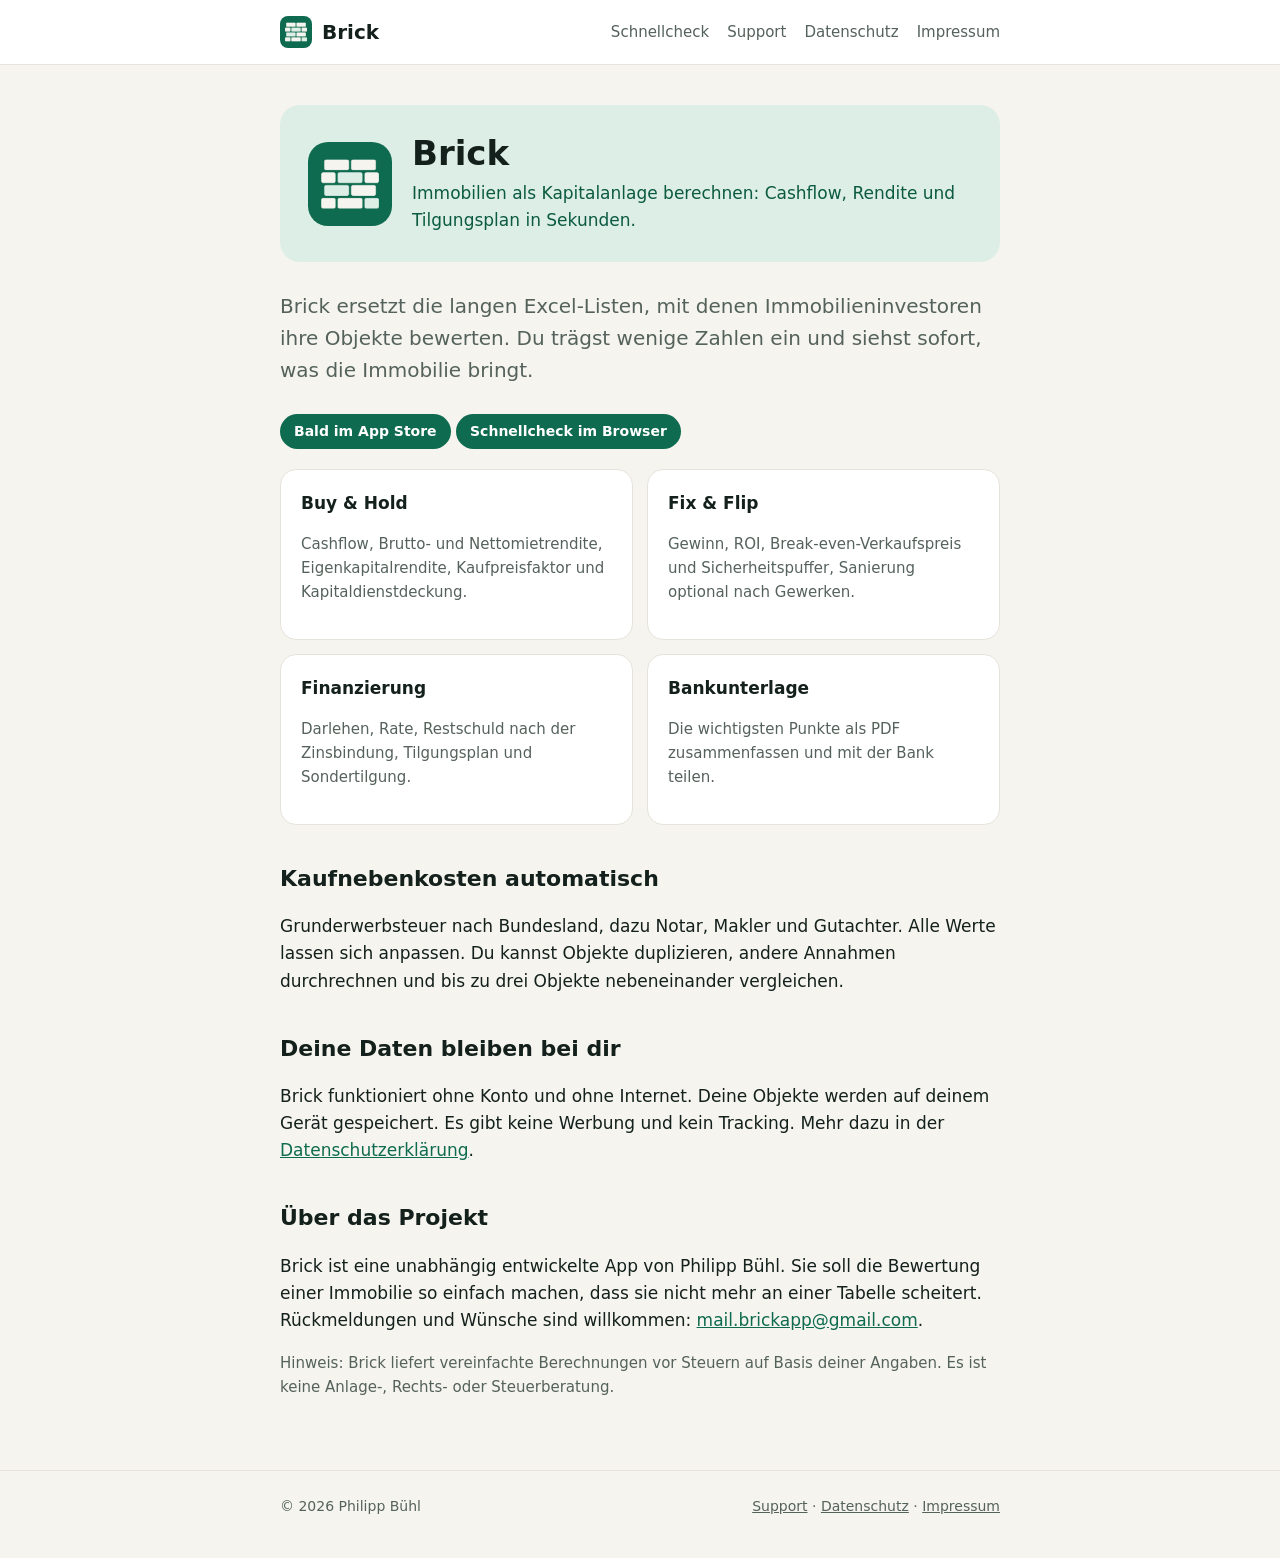
<file: index.html>
<!doctype html>
<html lang="de">
<head>
<meta charset="utf-8">
<meta name="viewport" content="width=device-width,initial-scale=1">
<title>Brick: Immobilien als Kapitalanlage berechnen</title>
<meta name="description" content="Brick berechnet Cashflow, Rendite und Tilgungsplan für Immobilien als Kapitalanlage. Ohne Konto, ohne Tracking.">
<link rel="icon" href="icon.png">
<link rel="apple-touch-icon" href="icon.png">
<link rel="stylesheet" href="style.css">
</head>
<body>
<header><div class="wrap">
<a class="brand" href="./"><img src="icon.png" alt=""><span class="appname">Brick</span></a>
<nav><a href="schnellcheck/">Schnellcheck</a><a href="support/">Support</a><a href="datenschutz/">Datenschutz</a><a href="impressum/">Impressum</a></nav>
</div></header>
<main><div class="wrap">

<div class="hero">
<img src="icon.png" alt="App-Symbol von Brick">
<div><h1><span class="appname">Brick</span></h1><p>Immobilien als Kapitalanlage berechnen: Cashflow, Rendite und Tilgungsplan in Sekunden.</p></div>
</div>
<p class="lead"><span class="appname">Brick</span> ersetzt die langen Excel-Listen, mit denen Immobilieninvestoren ihre Objekte bewerten. Du trägst wenige Zahlen ein und siehst sofort, was die Immobilie bringt.</p>
<p><span class="badge">Bald im App Store</span> <a class="badge" href="schnellcheck/">Schnellcheck im Browser</a></p>

<div class="grid">
<div class="card"><h3>Buy &amp; Hold</h3><p class="muted">Cashflow, Brutto- und Nettomietrendite, Eigenkapitalrendite, Kaufpreisfaktor und Kapitaldienstdeckung.</p></div>
<div class="card"><h3>Fix &amp; Flip</h3><p class="muted">Gewinn, ROI, Break-even-Verkaufspreis und Sicherheitspuffer, Sanierung optional nach Gewerken.</p></div>
<div class="card"><h3>Finanzierung</h3><p class="muted">Darlehen, Rate, Restschuld nach der Zinsbindung, Tilgungsplan und Sondertilgung.</p></div>
<div class="card"><h3>Bankunterlage</h3><p class="muted">Die wichtigsten Punkte als PDF zusammenfassen und mit der Bank teilen.</p></div>
</div>

<h2>Kaufnebenkosten automatisch</h2>
<p>Grunderwerbsteuer nach Bundesland, dazu Notar, Makler und Gutachter. Alle Werte lassen sich anpassen. Du kannst Objekte duplizieren, andere Annahmen durchrechnen und bis zu drei Objekte nebeneinander vergleichen.</p>

<h2>Deine Daten bleiben bei dir</h2>
<p><span class="appname">Brick</span> funktioniert ohne Konto und ohne Internet. Deine Objekte werden auf deinem Gerät gespeichert. Es gibt keine Werbung und kein Tracking. Mehr dazu in der <a href="datenschutz/">Datenschutzerklärung</a>.</p>

<h2>Über das Projekt</h2>
<p><span class="appname">Brick</span> ist eine unabhängig entwickelte App von Philipp Bühl. Sie soll die Bewertung einer Immobilie so einfach machen, dass sie nicht mehr an einer Tabelle scheitert. Rückmeldungen und Wünsche sind willkommen: <a href="mailto:mail.brickapp@gmail.com">mail.brickapp@gmail.com</a>.</p>

<p class="muted">Hinweis: <span class="appname">Brick</span> liefert vereinfachte Berechnungen vor Steuern auf Basis deiner Angaben. Es ist keine Anlage-, Rechts- oder Steuerberatung.</p>

</div></main>
<footer><div class="wrap">
<span>© 2026 Philipp Bühl</span>
<span><a href="support/">Support</a> · <a href="datenschutz/">Datenschutz</a> · <a href="impressum/">Impressum</a></span>
</div></footer>
</body>
</html>
</file>
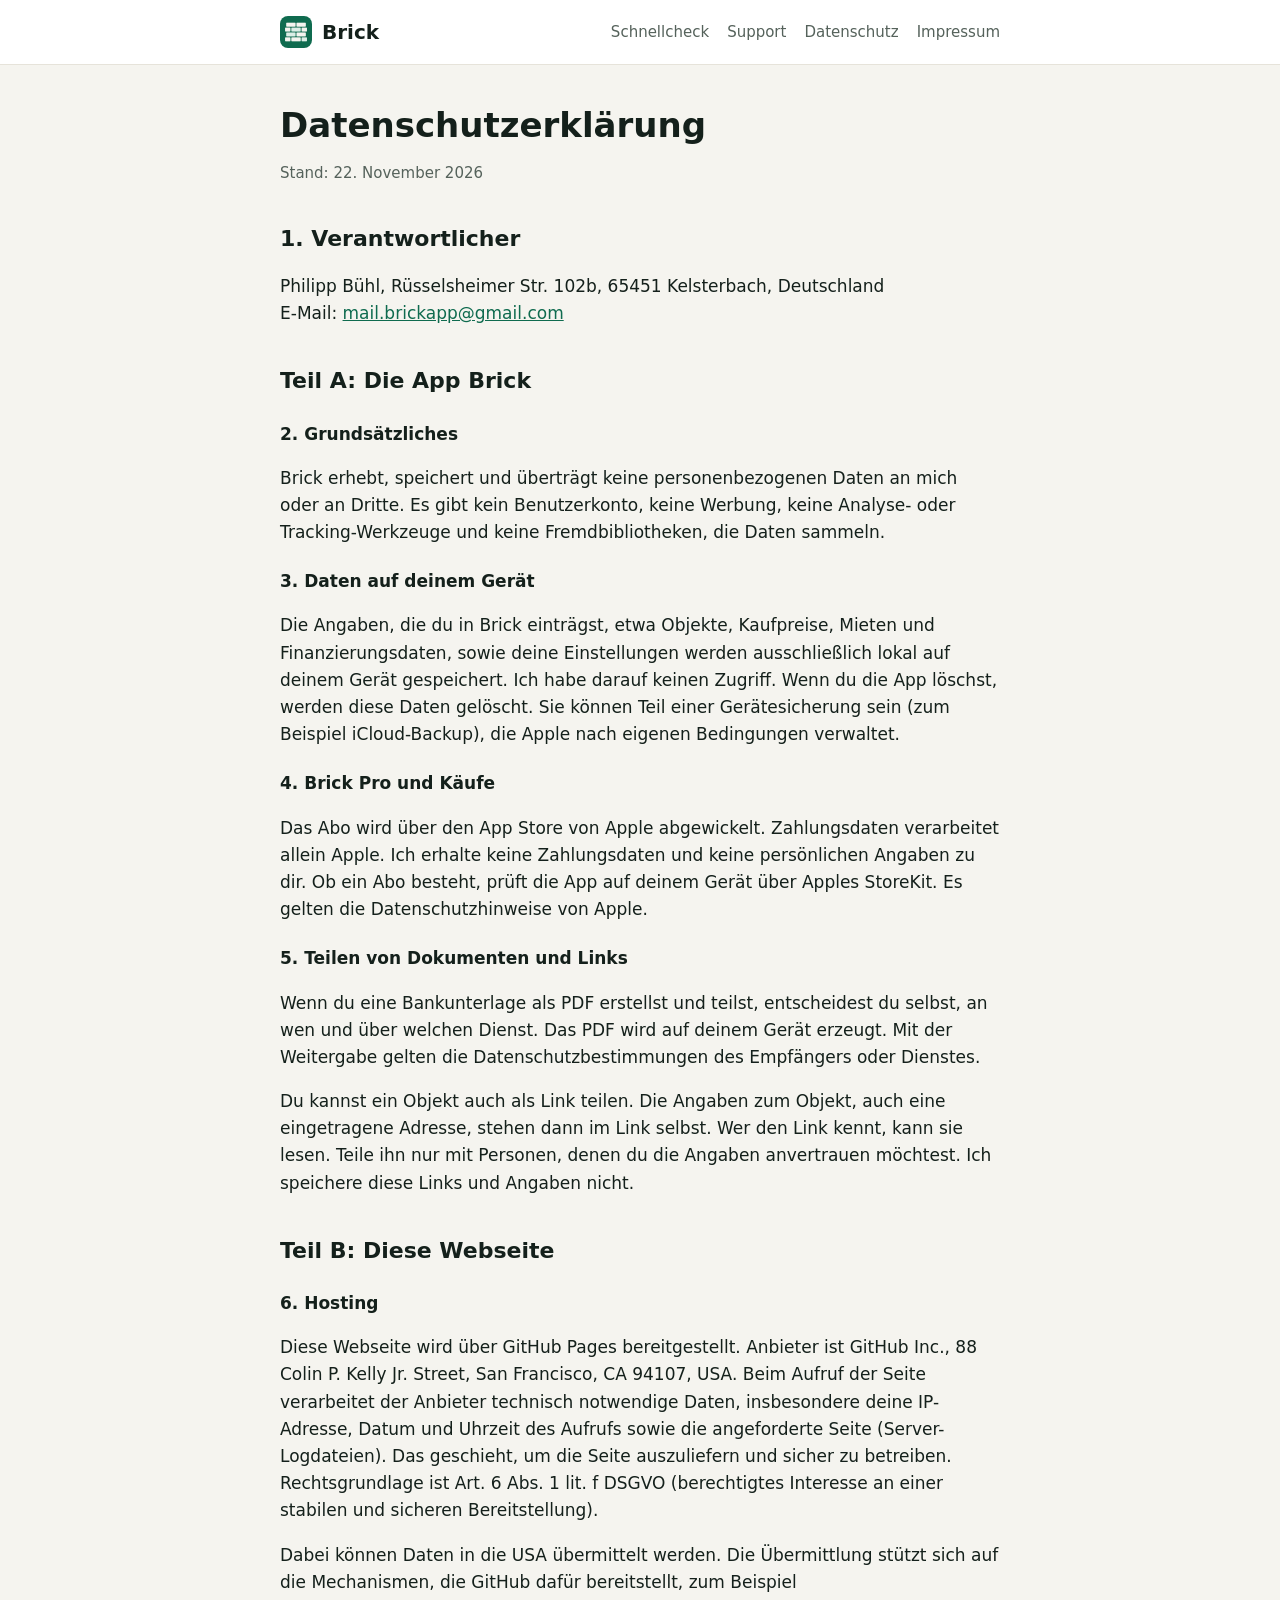
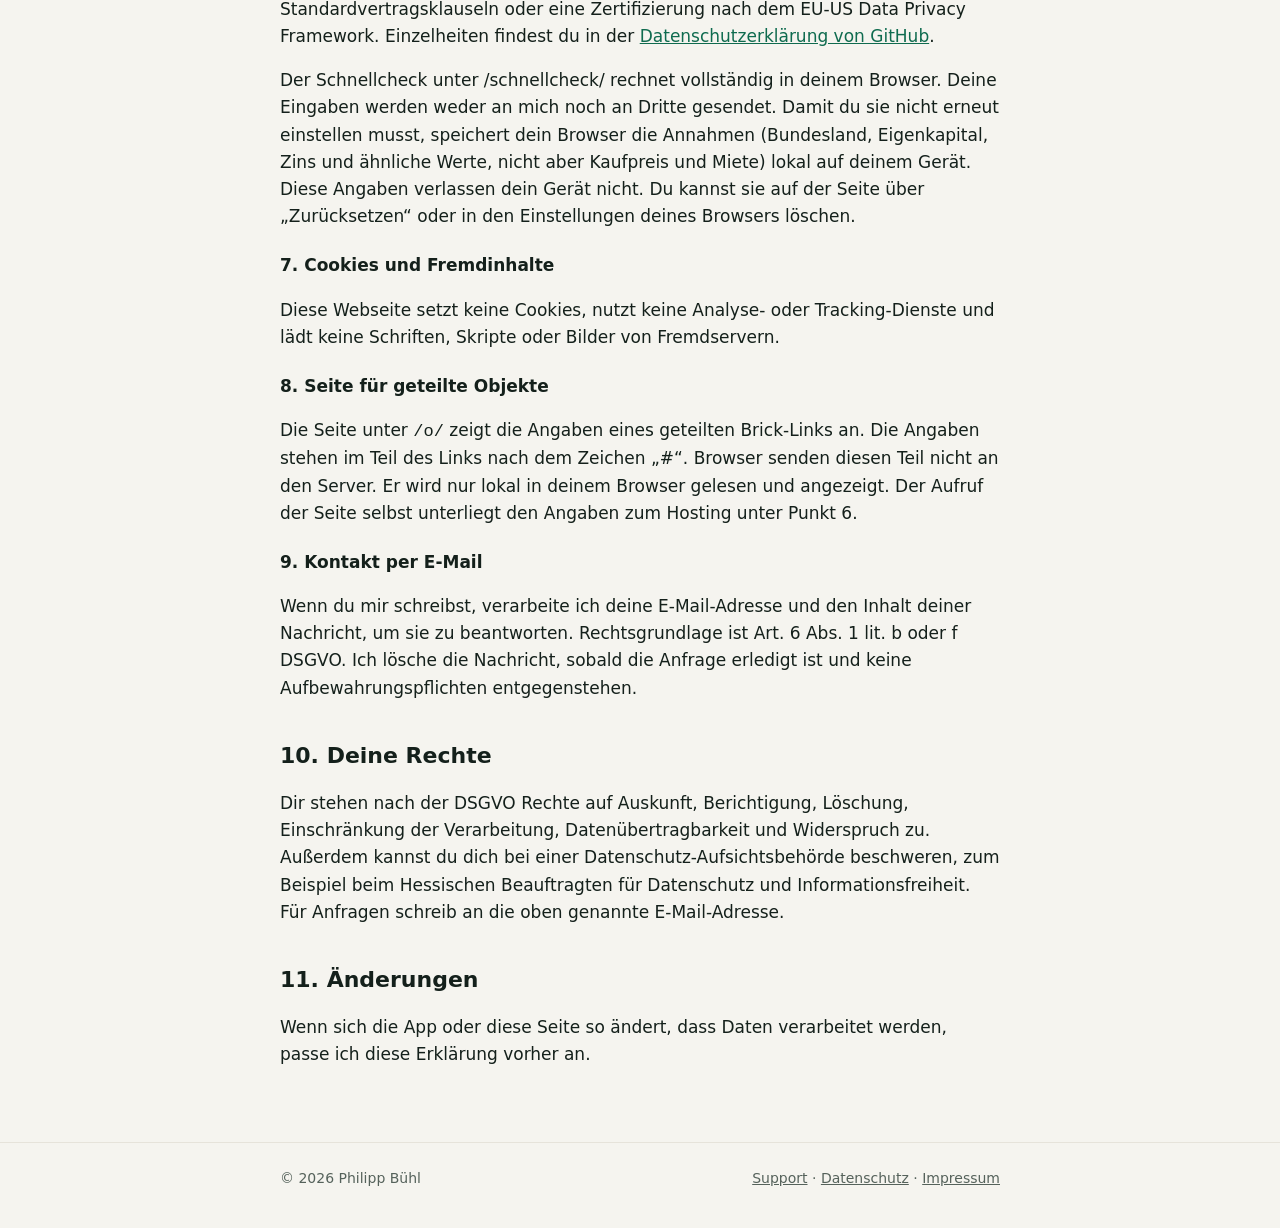
<file: datenschutz/index.html>
<!doctype html>
<html lang="de">
<head>
<meta charset="utf-8">
<meta name="viewport" content="width=device-width,initial-scale=1">
<title>Datenschutzerklärung – Brick</title>
<meta name="description" content="Datenschutzerklärung zur App Brick und zu dieser Webseite.">
<link rel="icon" href="../icon.png">
<link rel="apple-touch-icon" href="../icon.png">
<link rel="stylesheet" href="../style.css">
</head>
<body>
<header><div class="wrap">
<a class="brand" href="../"><img src="../icon.png" alt=""><span class="appname">Brick</span></a>
<nav><a href="../schnellcheck/">Schnellcheck</a><a href="../support/">Support</a><a href="../datenschutz/">Datenschutz</a><a href="../impressum/">Impressum</a></nav>
</div></header>
<main><div class="wrap">

<h1>Datenschutzerklärung</h1>
<p class="muted">Stand: 22. November 2026</p>

<h2>1. Verantwortlicher</h2>
<p>Philipp Bühl, Rüsselsheimer Str. 102b, 65451 Kelsterbach, Deutschland<br>
E-Mail: <a href="mailto:mail.brickapp@gmail.com">mail.brickapp@gmail.com</a></p>

<h2>Teil A: Die App <span class="appname">Brick</span></h2>

<h3>2. Grundsätzliches</h3>
<p><span class="appname">Brick</span> erhebt, speichert und überträgt keine personenbezogenen Daten an mich oder an Dritte. Es gibt kein Benutzerkonto, keine Werbung, keine Analyse- oder Tracking-Werkzeuge und keine Fremdbibliotheken, die Daten sammeln.</p>

<h3>3. Daten auf deinem Gerät</h3>
<p>Die Angaben, die du in <span class="appname">Brick</span> einträgst, etwa Objekte, Kaufpreise, Mieten und Finanzierungsdaten, sowie deine Einstellungen werden ausschließlich lokal auf deinem Gerät gespeichert. Ich habe darauf keinen Zugriff. Wenn du die App löschst, werden diese Daten gelöscht. Sie können Teil einer Gerätesicherung sein (zum Beispiel iCloud-Backup), die Apple nach eigenen Bedingungen verwaltet.</p>

<h3>4. Brick Pro und Käufe</h3>
<p>Das Abo wird über den App Store von Apple abgewickelt. Zahlungsdaten verarbeitet allein Apple. Ich erhalte keine Zahlungsdaten und keine persönlichen Angaben zu dir. Ob ein Abo besteht, prüft die App auf deinem Gerät über Apples StoreKit. Es gelten die Datenschutzhinweise von Apple.</p>

<h3>5. Teilen von Dokumenten und Links</h3>
<p>Wenn du eine Bankunterlage als PDF erstellst und teilst, entscheidest du selbst, an wen und über welchen Dienst. Das PDF wird auf deinem Gerät erzeugt. Mit der Weitergabe gelten die Datenschutzbestimmungen des Empfängers oder Dienstes.</p>
<p>Du kannst ein Objekt auch als Link teilen. Die Angaben zum Objekt, auch eine eingetragene Adresse, stehen dann im Link selbst. Wer den Link kennt, kann sie lesen. Teile ihn nur mit Personen, denen du die Angaben anvertrauen möchtest. Ich speichere diese Links und Angaben nicht.</p>

<h2>Teil B: Diese Webseite</h2>

<h3>6. Hosting</h3>
<p>Diese Webseite wird über GitHub Pages bereitgestellt. Anbieter ist GitHub Inc., 88 Colin P. Kelly Jr. Street, San Francisco, CA 94107, USA. Beim Aufruf der Seite verarbeitet der Anbieter technisch notwendige Daten, insbesondere deine IP-Adresse, Datum und Uhrzeit des Aufrufs sowie die angeforderte Seite (Server-Logdateien). Das geschieht, um die Seite auszuliefern und sicher zu betreiben. Rechtsgrundlage ist Art. 6 Abs. 1 lit. f DSGVO (berechtigtes Interesse an einer stabilen und sicheren Bereitstellung).</p>
<p>Dabei können Daten in die USA übermittelt werden. Die Übermittlung stützt sich auf die Mechanismen, die GitHub dafür bereitstellt, zum Beispiel Standardvertragsklauseln oder eine Zertifizierung nach dem EU-US Data Privacy Framework. Einzelheiten findest du in der <a href="https://docs.github.com/de/site-policy/privacy-policies/github-general-privacy-statement">Datenschutzerklärung von GitHub</a>.</p>
<p>Der Schnellcheck unter /schnellcheck/ rechnet vollständig in deinem Browser. Deine Eingaben werden weder an mich noch an Dritte gesendet. Damit du sie nicht erneut einstellen musst, speichert dein Browser die Annahmen (Bundesland, Eigenkapital, Zins und ähnliche Werte, nicht aber Kaufpreis und Miete) lokal auf deinem Gerät. Diese Angaben verlassen dein Gerät nicht. Du kannst sie auf der Seite über „Zurücksetzen“ oder in den Einstellungen deines Browsers löschen.</p>

<h3>7. Cookies und Fremdinhalte</h3>
<p>Diese Webseite setzt keine Cookies, nutzt keine Analyse- oder Tracking-Dienste und lädt keine Schriften, Skripte oder Bilder von Fremdservern.</p>

<h3>8. Seite für geteilte Objekte</h3>
<p>Die Seite unter <code>/o/</code> zeigt die Angaben eines geteilten Brick-Links an. Die Angaben stehen im Teil des Links nach dem Zeichen „#“. Browser senden diesen Teil nicht an den Server. Er wird nur lokal in deinem Browser gelesen und angezeigt. Der Aufruf der Seite selbst unterliegt den Angaben zum Hosting unter Punkt 6.</p>

<h3>9. Kontakt per E-Mail</h3>
<p>Wenn du mir schreibst, verarbeite ich deine E-Mail-Adresse und den Inhalt deiner Nachricht, um sie zu beantworten. Rechtsgrundlage ist Art. 6 Abs. 1 lit. b oder f DSGVO. Ich lösche die Nachricht, sobald die Anfrage erledigt ist und keine Aufbewahrungspflichten entgegenstehen.</p>

<h2>10. Deine Rechte</h2>
<p>Dir stehen nach der DSGVO Rechte auf Auskunft, Berichtigung, Löschung, Einschränkung der Verarbeitung, Datenübertragbarkeit und Widerspruch zu. Außerdem kannst du dich bei einer Datenschutz-Aufsichtsbehörde beschweren, zum Beispiel beim Hessischen Beauftragten für Datenschutz und Informationsfreiheit. Für Anfragen schreib an die oben genannte E-Mail-Adresse.</p>

<h2>11. Änderungen</h2>
<p>Wenn sich die App oder diese Seite so ändert, dass Daten verarbeitet werden, passe ich diese Erklärung vorher an.</p>

</div></main>
<footer><div class="wrap">
<span>© 2026 Philipp Bühl</span>
<span><a href="../support/">Support</a> · <a href="../datenschutz/">Datenschutz</a> · <a href="../impressum/">Impressum</a></span>
</div></footer>
</body>
</html>
</file>
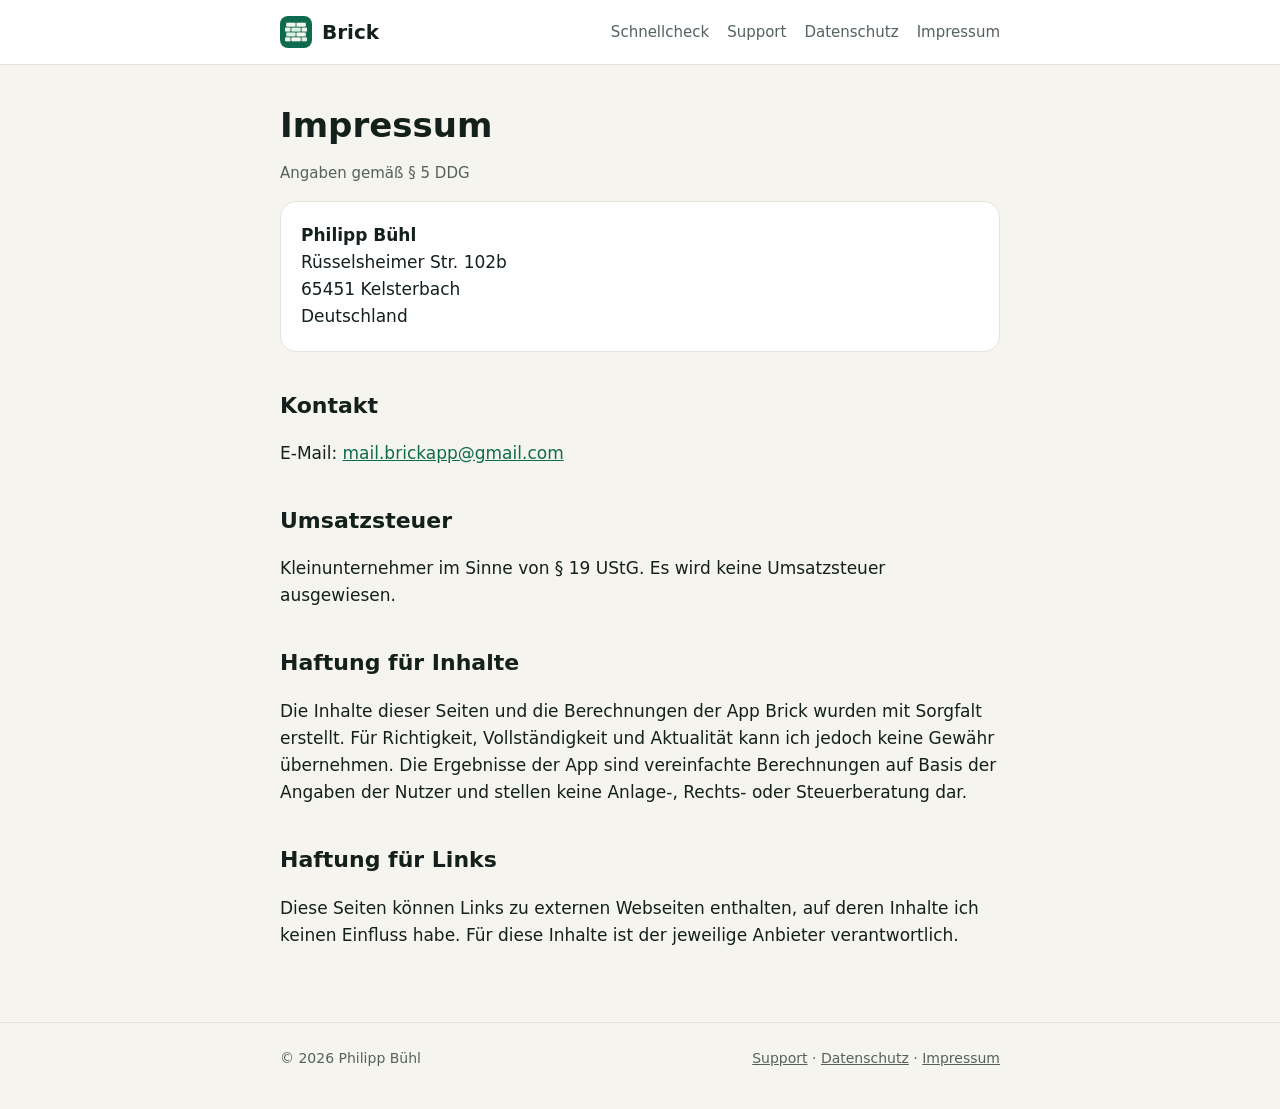
<file: impressum/index.html>
<!doctype html>
<html lang="de">
<head>
<meta charset="utf-8">
<meta name="viewport" content="width=device-width,initial-scale=1">
<title>Impressum – Brick</title>
<meta name="description" content="Impressum zur App Brick.">
<link rel="icon" href="../icon.png">
<link rel="apple-touch-icon" href="../icon.png">
<link rel="stylesheet" href="../style.css">
</head>
<body>
<header><div class="wrap">
<a class="brand" href="../"><img src="../icon.png" alt=""><span class="appname">Brick</span></a>
<nav><a href="../schnellcheck/">Schnellcheck</a><a href="../support/">Support</a><a href="../datenschutz/">Datenschutz</a><a href="../impressum/">Impressum</a></nav>
</div></header>
<main><div class="wrap">

<h1>Impressum</h1>
<p class="muted">Angaben gemäß § 5 DDG</p>

<div class="card">
<p style="margin:0"><strong>Philipp Bühl</strong><br>
Rüsselsheimer Str. 102b<br>
65451 Kelsterbach<br>
Deutschland</p>
</div>

<h2>Kontakt</h2>
<p>E-Mail: <a href="mailto:mail.brickapp@gmail.com">mail.brickapp@gmail.com</a></p>

<h2>Umsatzsteuer</h2>
<p>Kleinunternehmer im Sinne von § 19 UStG. Es wird keine Umsatzsteuer ausgewiesen.</p>

<h2>Haftung für Inhalte</h2>
<p>Die Inhalte dieser Seiten und die Berechnungen der App <span class="appname">Brick</span> wurden mit Sorgfalt erstellt. Für Richtigkeit, Vollständigkeit und Aktualität kann ich jedoch keine Gewähr übernehmen. Die Ergebnisse der App sind vereinfachte Berechnungen auf Basis der Angaben der Nutzer und stellen keine Anlage-, Rechts- oder Steuerberatung dar.</p>

<h2>Haftung für Links</h2>
<p>Diese Seiten können Links zu externen Webseiten enthalten, auf deren Inhalte ich keinen Einfluss habe. Für diese Inhalte ist der jeweilige Anbieter verantwortlich.</p>

</div></main>
<footer><div class="wrap">
<span>© 2026 Philipp Bühl</span>
<span><a href="../support/">Support</a> · <a href="../datenschutz/">Datenschutz</a> · <a href="../impressum/">Impressum</a></span>
</div></footer>
</body>
</html>
</file>
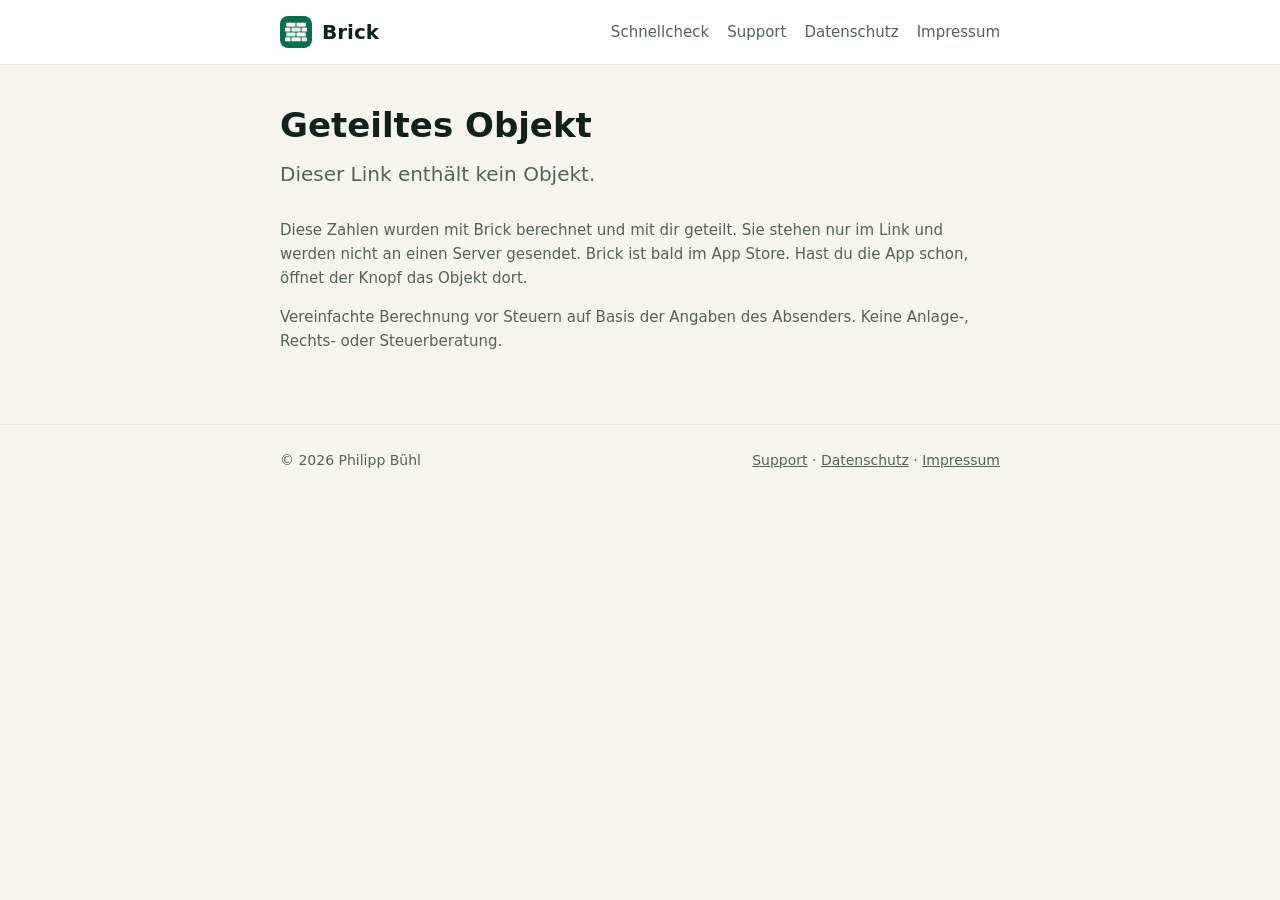
<file: o/index.html>
<!doctype html>
<html lang="de">
<head>
<meta charset="utf-8">
<meta name="viewport" content="width=device-width,initial-scale=1">
<title>Geteiltes Objekt – Brick</title>
<meta name="robots" content="noindex">
<meta name="description" content="Mit Brick berechnetes Objekt, geteilt per Link.">
<link rel="icon" href="../icon.png">
<link rel="apple-touch-icon" href="../icon.png">
<link rel="stylesheet" href="../style.css">
</head>
<body>
<header><div class="wrap">
<a class="brand" href="../"><img src="../icon.png" alt=""><span class="appname">Brick</span></a>
<nav><a href="../schnellcheck/">Schnellcheck</a><a href="../support/">Support</a><a href="../datenschutz/">Datenschutz</a><a href="../impressum/">Impressum</a></nav>
</div></header>
<main><div class="wrap">

<h1 id="titel">Geteiltes Objekt</h1>
<p class="lead" id="status">Lade …</p>
<div id="inhalt"></div>
<p id="aktion" hidden><a class="badge" id="oeffnen" href="#">In <span class="appname">Brick</span> öffnen</a></p>
<p class="muted">Diese Zahlen wurden mit <span class="appname">Brick</span> berechnet und mit dir geteilt. Sie stehen nur im Link und werden nicht an einen Server gesendet. <span class="appname">Brick</span> ist bald im App Store. Hast du die App schon, öffnet der Knopf das Objekt dort.</p>
<p class="muted">Vereinfachte Berechnung vor Steuern auf Basis der Angaben des Absenders. Keine Anlage-, Rechts- oder Steuerberatung.</p>
<script>
(async function () {
  var status = document.getElementById('status');
  var hash = location.hash.slice(1);
  if (!hash || !/^[A-Za-z0-9_-]+$/.test(hash) || hash.length > 30000) {
    status.textContent = 'Dieser Link enthält kein Objekt.';
    return;
  }
  try {
    var b64 = hash.replace(/-/g, '+').replace(/_/g, '/');
    while (b64.length % 4) b64 += '=';
    var bin = atob(b64);
    var bytes = new Uint8Array(bin.length);
    for (var i = 0; i < bin.length; i++) bytes[i] = bin.charCodeAt(i);
    var stream = new Blob([bytes]).stream().pipeThrough(new DecompressionStream('deflate-raw'));
    var data = JSON.parse(await new Response(stream).text());
    var name = (data.objekt && data.objekt.name) || 'Objekt';
    document.getElementById('titel').textContent = name;
    document.title = name + ' – Brick';
    status.textContent = 'So wurde das Objekt berechnet:';
    var box = document.getElementById('inhalt');
    (data.abschnitte || []).forEach(function (a) {
      var h = document.createElement('h2');
      h.textContent = a.titel;
      box.appendChild(h);
      var card = document.createElement('div');
      card.className = 'card';
      (a.zeilen || []).forEach(function (z) {
        var row = document.createElement('div');
        row.className = 'zeile';
        var l = document.createElement('span');
        l.textContent = z[0];
        var r = document.createElement('span');
        r.textContent = z[1];
        row.appendChild(l);
        row.appendChild(r);
        card.appendChild(row);
      });
      box.appendChild(card);
    });
    document.getElementById('oeffnen').href = 'brick://objekt?d=' + hash;
    document.getElementById('aktion').hidden = false;
  } catch (e) {
    status.textContent = 'Der Link konnte nicht gelesen werden. Bitte öffne ihn in einem aktuellen Browser oder bitte um einen neuen Link.';
  }
})();
</script>

</div></main>
<footer><div class="wrap">
<span>© 2026 Philipp Bühl</span>
<span><a href="../support/">Support</a> · <a href="../datenschutz/">Datenschutz</a> · <a href="../impressum/">Impressum</a></span>
</div></footer>
</body>
</html>
</file>
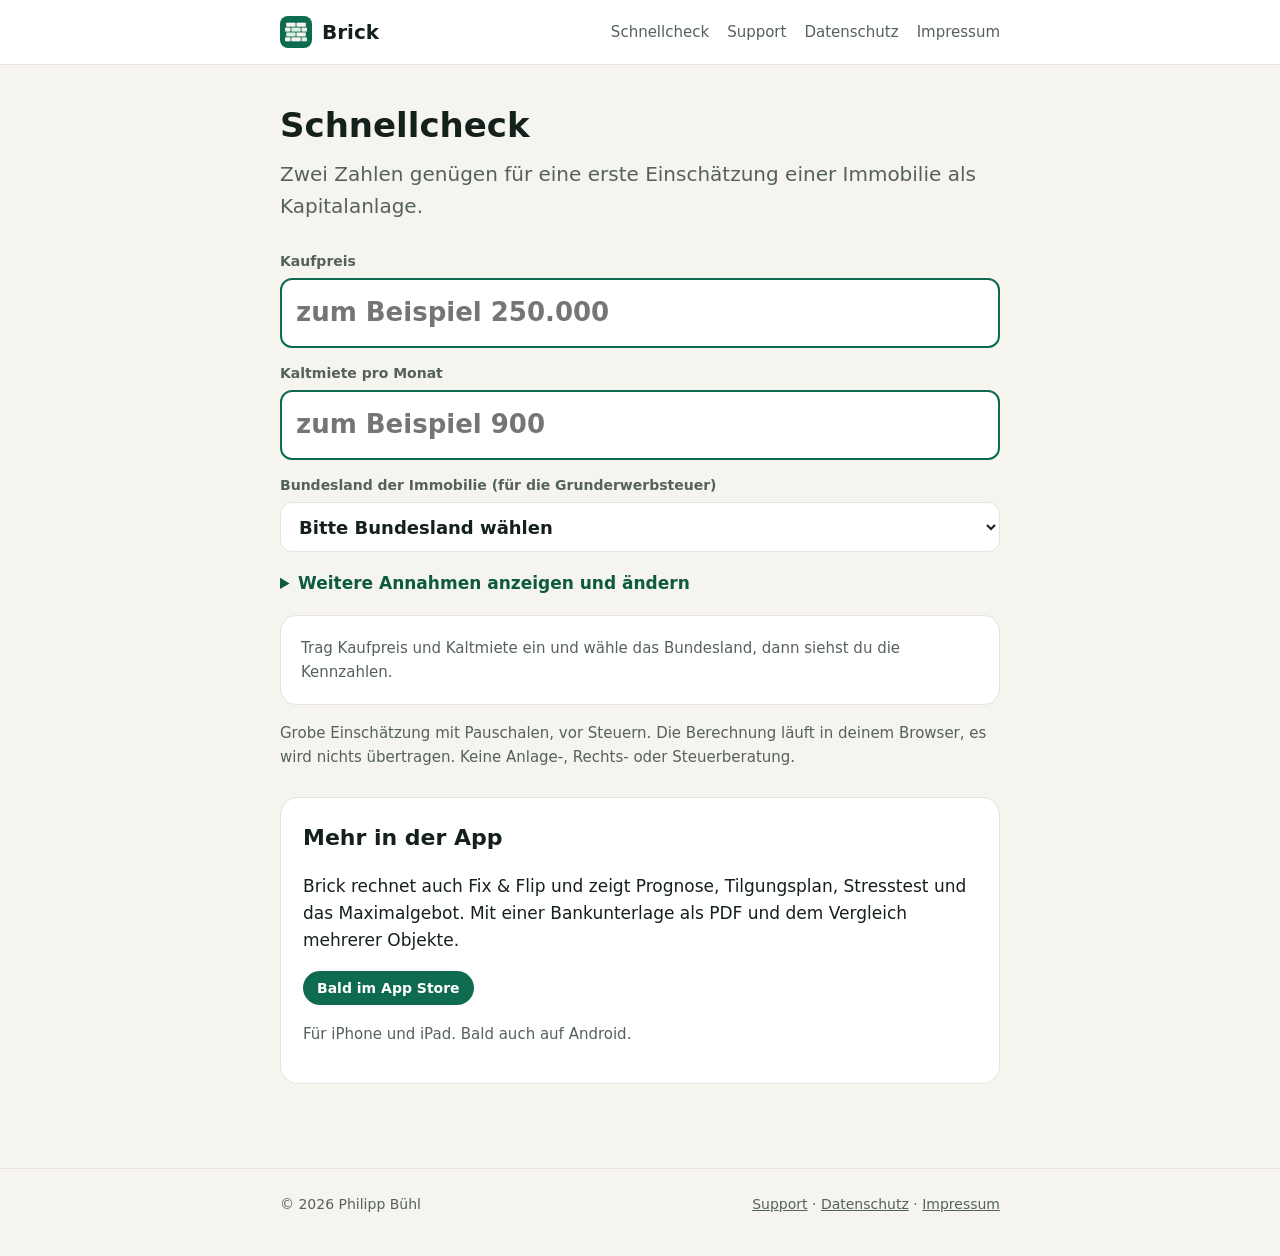
<file: schnellcheck/index.html>
<!doctype html>
<html lang="de">
<head>
<meta charset="utf-8">
<meta name="viewport" content="width=device-width,initial-scale=1">
<title>Schnellcheck: Rendite und Cashflow einer Immobilie – Brick</title>
<meta name="description" content="Kostenloser Schnellcheck: aus Kaufpreis und Kaltmiete grob Cashflow, Mietrendite und Kaufpreisfaktor einer Immobilie berechnen.">
<link rel="icon" href="../icon.png">
<link rel="apple-touch-icon" href="../icon.png">
<link rel="stylesheet" href="../style.css">
</head>
<body>
<header><div class="wrap">
<a class="brand" href="../"><img src="../icon.png" alt=""><span class="appname">Brick</span></a>
<nav><a href="../schnellcheck/">Schnellcheck</a><a href="../support/">Support</a><a href="../datenschutz/">Datenschutz</a><a href="../impressum/">Impressum</a></nav>
</div></header>
<main><div class="wrap">

<h1>Schnellcheck</h1>
<p class="lead">Zwei Zahlen genügen für eine erste Einschätzung einer Immobilie als Kapitalanlage.</p>

<div class="rechner">
<div class="gross"><label for="kp">Kaufpreis</label><input id="kp" inputmode="decimal" autocomplete="off" placeholder="zum Beispiel 250.000"></div>
<div class="gross"><label for="mi">Kaltmiete pro Monat</label><input id="mi" inputmode="decimal" autocomplete="off" placeholder="zum Beispiel 900"></div>

<label for="bl">Bundesland der Immobilie (für die Grunderwerbsteuer)</label>
<select id="bl"></select>

<details>
<summary>Weitere Annahmen anzeigen und ändern</summary>
<div class="zwei">
<div><label for="ek">Eigenkapital in % der Gesamtinvestition</label><input id="ek" inputmode="decimal" value="20"></div>
<div><label for="kosten">Nicht umlagefähige Kosten in % der Miete</label><input id="kosten" inputmode="decimal" value="20"></div>
<div><label for="zins">Zinssatz in %</label><input id="zins" inputmode="decimal" value="3,5"></div>
<div><label for="tilg">Anfängliche Tilgung in %</label><input id="tilg" inputmode="decimal" value="1,5"></div>
<div><label for="notar">Notar und Grundbuch in %</label><input id="notar" inputmode="decimal" value="1,3"></div>
<div><label for="makler">Makler in %</label><input id="makler" inputmode="decimal" value="3,57"></div>
</div>
<p class="muted" style="margin:12px 0 0">Deine Annahmen und das Bundesland merkt sich diese Seite auf deinem Gerät. <a href="#" id="reset">Zurücksetzen</a></p>
</details>

<div id="leer" class="card muted">Trag Kaufpreis und Kaltmiete ein und wähle das Bundesland, dann siehst du die Kennzahlen.</div>

<div id="res" hidden>
<div class="ergebnis">
<div class="titel">Cashflow pro Monat (grob)</div>
<div class="zahl" id="cf">–</div>
<div class="muted" id="cfinfo"></div>
</div>
<div class="kacheln">
<div class="kachel"><div class="k">Bruttomietrendite</div><div class="v" id="brutto">–</div></div>
<div class="kachel"><div class="k">Nettomietrendite</div><div class="v" id="netto">–</div></div>
<div class="kachel"><div class="k">Kaufpreisfaktor</div><div class="v" id="faktor">–</div><div class="u">× Jahresmiete</div></div>
<div class="kachel"><div class="k">Kapitaldienstdeckung</div><div class="v" id="dscr">–</div></div>
</div>
</div>

<p class="muted" style="margin-top:16px">Grobe Einschätzung mit Pauschalen, vor Steuern. Die Berechnung läuft in deinem Browser, es wird nichts übertragen. Keine Anlage-, Rechts- oder Steuerberatung.</p>
</div>

<div class="cta">
<h2>Mehr in der App</h2>
<p><span class="appname">Brick</span> rechnet auch Fix &amp; Flip und zeigt Prognose, Tilgungsplan, Stresstest und das Maximalgebot. Mit einer Bankunterlage als PDF und dem Vergleich mehrerer Objekte.</p>
<p><span class="badge">Bald im App Store</span></p>
<p class="muted">Für iPhone und iPad. Bald auch auf Android.</p>
</div>

<script>
(function () {
  var BL = [["Baden-Württemberg",5],["Bayern",3.5],["Berlin",6],["Brandenburg",6.5],["Bremen",5.5],["Hamburg",5.5],["Hessen",6],["Mecklenburg-Vorpommern",6],["Niedersachsen",5],["Nordrhein-Westfalen",6.5],["Rheinland-Pfalz",5],["Saarland",6.5],["Sachsen",5.5],["Sachsen-Anhalt",5],["Schleswig-Holstein",6.5],["Thüringen",5]];
  var $ = function (id) { return document.getElementById(id); };
  var sel = $('bl');
  var ph = document.createElement('option');
  ph.value = '';
  ph.textContent = 'Bitte Bundesland wählen';
  sel.appendChild(ph);
  BL.forEach(function (b, i) {
    var o = document.createElement('option');
    o.value = String(i);
    o.textContent = b[0] + ' (' + String(b[1]).replace('.', ',') + ' %)';
    sel.appendChild(o);
  });
  var KEY = 'brick-schnellcheck-annahmen';
  var FELDER = ['bl', 'ek', 'kosten', 'zins', 'tilg', 'notar', 'makler'];
  var STANDARD = {bl: '', ek: '20', kosten: '20', zins: '3,5', tilg: '1,5', notar: '1,3', makler: '3,57'};
  function laden() {
    try {
      var d = JSON.parse(localStorage.getItem(KEY) || 'null');
      if (d) FELDER.forEach(function (f) { if (typeof d[f] === 'string') $(f).value = d[f]; });
    } catch (e) {}
    if (sel.value !== '' && !BL[parseInt(sel.value, 10)]) sel.value = '';
  }
  function speichern() {
    try {
      var d = {};
      FELDER.forEach(function (f) { d[f] = $(f).value; });
      localStorage.setItem(KEY, JSON.stringify(d));
    } catch (e) {}
  }
  function zahl(t) {
    var s = String(t).replace(/\./g, '').replace(',', '.').replace(/[^0-9.\-]/g, '');
    var n = parseFloat(s);
    return isFinite(n) ? n : 0;
  }
  function runde(x) { return Math.sign(x) * Math.round(Math.abs(x)); }
  function eur(x) { return runde(x).toLocaleString('de-DE') + ' €'; }
  function eurv(x) { var r = runde(x); return (r > 0 ? '+' : '') + r.toLocaleString('de-DE') + ' €'; }
  function proz(x, n) { return x.toLocaleString('de-DE', {minimumFractionDigits: n, maximumFractionDigits: n}) + ' %'; }
  function gruppe(el) {
    var t = el.value.replace(/[^0-9,]/g, '');
    var teile = t.split(',');
    var ganz = teile[0].replace(/^0+(?=\d)/, '');
    ganz = ganz.replace(/\B(?=(\d{3})+(?!\d))/g, '.');
    el.value = teile.length > 1 ? ganz + ',' + teile.slice(1).join('').slice(0, 2) : ganz;
  }
  function rechne() {
    var kp = zahl($('kp').value), mi = zahl($('mi').value);
    var blOk = sel.value !== '' && !!BL[parseInt(sel.value, 10)];
    var ok = kp > 0 && mi > 0 && blOk;
    sel.style.borderColor = (!blOk && kp > 0 && mi > 0) ? '#A03D14' : '';
    $('leer').hidden = ok;
    $('res').hidden = !ok;
    if (!ok) return;
    var gew = BL[parseInt(sel.value, 10)][1];
    var grest = runde(kp * gew / 100), notar = runde(kp * zahl($('notar').value) / 100), makler = runde(kp * zahl($('makler').value) / 100);
    var gesamt = kp + grest + notar + makler;
    var ek = runde(gesamt * Math.min(Math.max(zahl($('ek').value), 0), 100) / 100);
    var darlehen = Math.max(gesamt - ek, 0);
    var zins = zahl($('zins').value), tilg = zahl($('tilg').value);
    var rate = runde(darlehen * (zins + tilg) / 100 / 12);
    var kosten = mi * zahl($('kosten').value) / 100;
    var netto = mi - kosten;
    var cf = netto - rate;
    var jahr = mi * 12;
    $('cf').textContent = eurv(cf);
    $('cf').className = 'zahl' + (cf < 0 ? ' minus' : '');
    $('cfinfo').textContent = 'Gesamtinvestition ' + eur(gesamt) + ', Darlehen ' + eur(darlehen) + ', Rate ' + eur(rate) + ' pro Monat';
    $('brutto').textContent = proz(jahr / kp * 100, 2);
    $('netto').textContent = proz(netto * 12 / gesamt * 100, 2);
    $('faktor').textContent = (kp / jahr).toLocaleString('de-DE', {minimumFractionDigits: 1, maximumFractionDigits: 1});
    $('dscr').textContent = rate > 0 ? (netto / rate).toLocaleString('de-DE', {minimumFractionDigits: 2, maximumFractionDigits: 2}) : '–';
  }
  ['kp', 'mi'].forEach(function (id) {
    $(id).addEventListener('input', function () { gruppe($(id)); rechne(); });
  });
  FELDER.forEach(function (id) {
    $(id).addEventListener('input', function () { speichern(); rechne(); });
  });
  $('reset').addEventListener('click', function (e) {
    e.preventDefault();
    FELDER.forEach(function (f) { $(f).value = STANDARD[f]; });
    try { localStorage.removeItem(KEY); } catch (x) {}
    rechne();
  });
  laden();
  rechne();
})();
</script>

</div></main>
<footer><div class="wrap">
<span>© 2026 Philipp Bühl</span>
<span><a href="../support/">Support</a> · <a href="../datenschutz/">Datenschutz</a> · <a href="../impressum/">Impressum</a></span>
</div></footer>
</body>
</html>
</file>
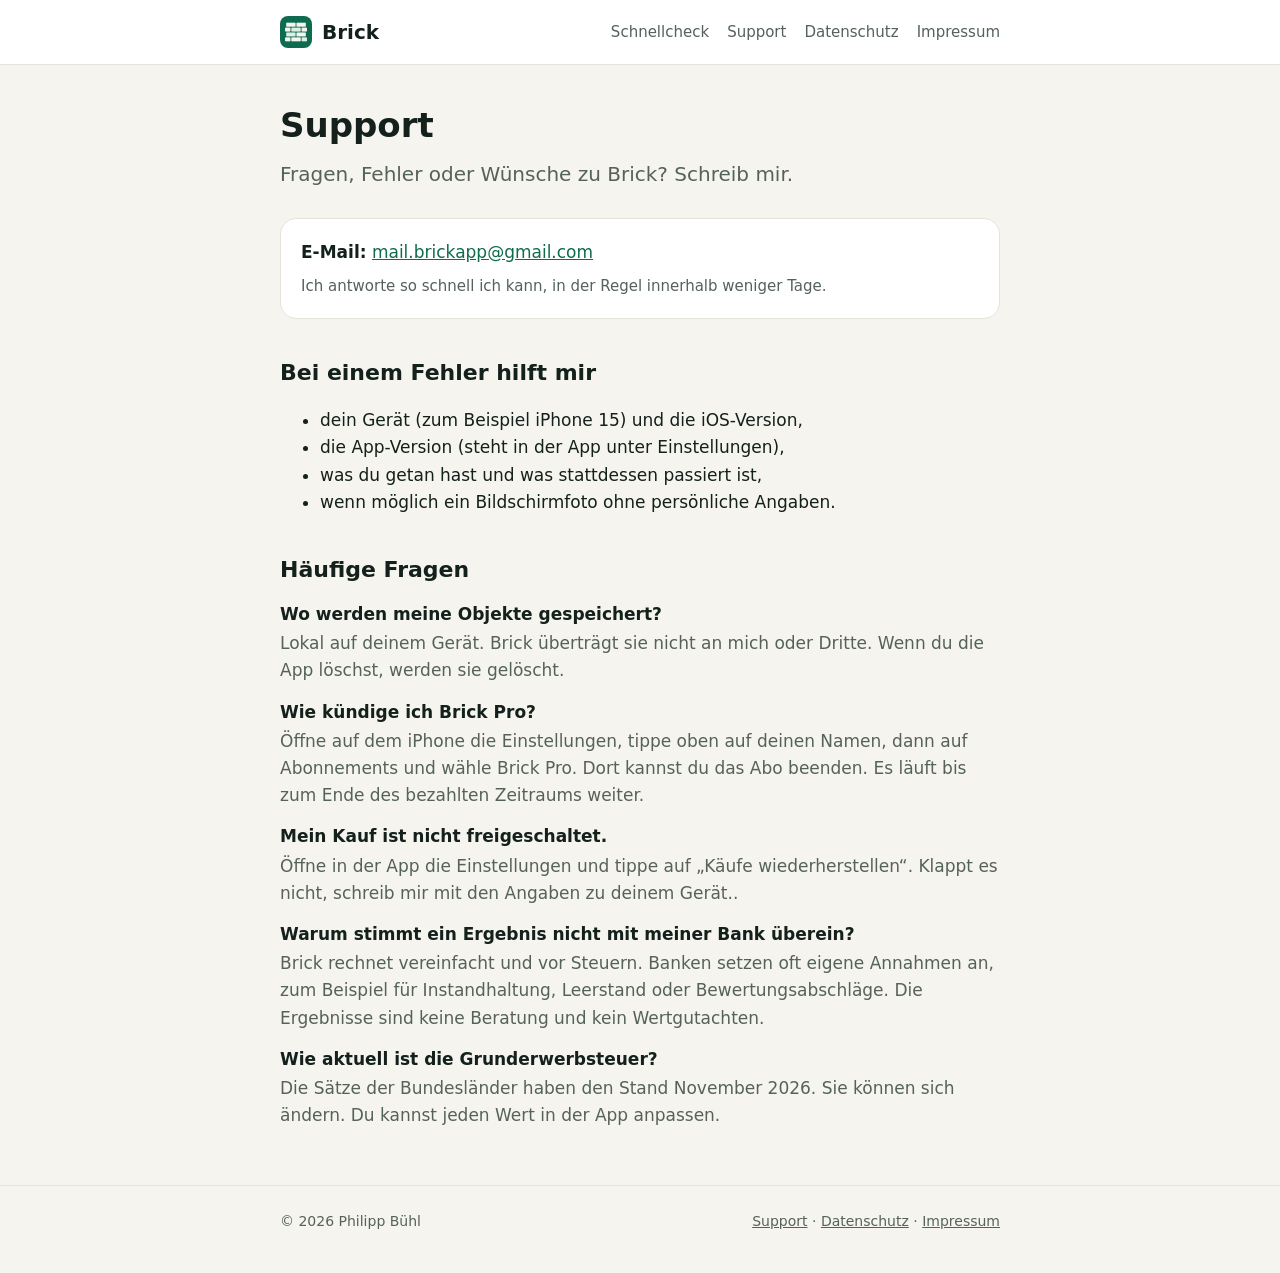
<file: support/index.html>
<!doctype html>
<html lang="de">
<head>
<meta charset="utf-8">
<meta name="viewport" content="width=device-width,initial-scale=1">
<title>Support – Brick</title>
<meta name="description" content="Hilfe und Kontakt zur App Brick.">
<link rel="icon" href="../icon.png">
<link rel="apple-touch-icon" href="../icon.png">
<link rel="stylesheet" href="../style.css">
</head>
<body>
<header><div class="wrap">
<a class="brand" href="../"><img src="../icon.png" alt=""><span class="appname">Brick</span></a>
<nav><a href="../schnellcheck/">Schnellcheck</a><a href="../support/">Support</a><a href="../datenschutz/">Datenschutz</a><a href="../impressum/">Impressum</a></nav>
</div></header>
<main><div class="wrap">

<h1>Support</h1>
<p class="lead">Fragen, Fehler oder Wünsche zu <span class="appname">Brick</span>? Schreib mir.</p>
<div class="card">
<p style="margin:0"><strong>E-Mail:</strong> <a href="mailto:mail.brickapp@gmail.com">mail.brickapp@gmail.com</a></p>
<p class="muted" style="margin:8px 0 0">Ich antworte so schnell ich kann, in der Regel innerhalb weniger Tage.</p>
</div>

<h2>Bei einem Fehler hilft mir</h2>
<ul>
<li>dein Gerät (zum Beispiel iPhone 15) und die iOS-Version,</li>
<li>die App-Version (steht in der App unter Einstellungen),</li>
<li>was du getan hast und was stattdessen passiert ist,</li>
<li>wenn möglich ein Bildschirmfoto ohne persönliche Angaben.</li>
</ul>

<h2>Häufige Fragen</h2>
<dl>
<dt>Wo werden meine Objekte gespeichert?</dt>
<dd>Lokal auf deinem Gerät. <span class="appname">Brick</span> überträgt sie nicht an mich oder Dritte. Wenn du die App löschst, werden sie gelöscht.</dd>
<dt>Wie kündige ich Brick Pro?</dt>
<dd>Öffne auf dem iPhone die Einstellungen, tippe oben auf deinen Namen, dann auf Abonnements und wähle <span class="appname">Brick</span> Pro. Dort kannst du das Abo beenden. Es läuft bis zum Ende des bezahlten Zeitraums weiter.</dd>
<dt>Mein Kauf ist nicht freigeschaltet.</dt>
<dd>Öffne in der App die Einstellungen und tippe auf „Käufe wiederherstellen“. Klappt es nicht, schreib mir mit den Angaben zu deinem Gerät..</dd>
<dt>Warum stimmt ein Ergebnis nicht mit meiner Bank überein?</dt>
<dd><span class="appname">Brick</span> rechnet vereinfacht und vor Steuern. Banken setzen oft eigene Annahmen an, zum Beispiel für Instandhaltung, Leerstand oder Bewertungsabschläge. Die Ergebnisse sind keine Beratung und kein Wertgutachten.</dd>
<dt>Wie aktuell ist die Grunderwerbsteuer?</dt>
<dd>Die Sätze der Bundesländer haben den Stand November 2026. Sie können sich ändern. Du kannst jeden Wert in der App anpassen.</dd>
</dl>

</div></main>
<footer><div class="wrap">
<span>© 2026 Philipp Bühl</span>
<span><a href="../support/">Support</a> · <a href="../datenschutz/">Datenschutz</a> · <a href="../impressum/">Impressum</a></span>
</div></footer>
</body>
</html>
</file>
<file: style.css>
:root{--bg:#F5F4EF;--surface:#FFFFFF;--ink:#14201B;--ink2:#55625B;--line:#E6E3DA;--accent:#0F6B4F;--soft:#DCEEE6;--accentInk:#0B5A41}
@media (prefers-color-scheme:dark){:root{--bg:#0F1613;--surface:#18221D;--ink:#EAF0EC;--ink2:#A6B3AB;--line:#2A3832;--accent:#5FCFA3;--soft:#1E3B30;--accentInk:#8FE0BD}}
*{box-sizing:border-box}
html{-webkit-text-size-adjust:100%}
body{margin:0;background:var(--bg);color:var(--ink);font:17px/1.6 system-ui,-apple-system,"Segoe UI",Roboto,Helvetica,Arial,sans-serif}
a{color:var(--accent)}
.wrap{max-width:760px;margin:0 auto;padding:0 20px}
header{border-bottom:1px solid var(--line);background:var(--surface)}
header .wrap{display:flex;align-items:center;justify-content:space-between;gap:16px;height:64px}
.brand{display:flex;align-items:center;gap:10px;font-weight:700;font-size:20px;color:var(--ink);text-decoration:none}
.brand img{width:32px;height:32px;border-radius:8px}
nav{display:flex;gap:18px;font-size:15px}
nav a{color:var(--ink2);text-decoration:none}
nav a:hover{color:var(--accent)}
main{padding:40px 0 56px}
h1{font-size:34px;line-height:1.2;margin:0 0 12px}
h2{font-size:22px;margin:36px 0 8px}
h3{font-size:17px;margin:22px 0 4px}
p,li{color:var(--ink)}
.lead{font-size:20px;color:var(--ink2);margin:0 0 28px}
.muted{color:var(--ink2);font-size:15px}
.card{background:var(--surface);border:1px solid var(--line);border-radius:16px;padding:20px;margin:16px 0}
.grid{display:grid;grid-template-columns:1fr 1fr;gap:14px;margin:20px 0}
.grid .card{margin:0}
.grid h3{margin-top:0}
.hero{background:var(--soft);border-radius:20px;padding:28px;margin:0 0 28px;display:flex;gap:20px;align-items:center}
.hero img{width:84px;height:84px;border-radius:20px;flex:none}
.hero h1{margin:0 0 6px}
.hero p{margin:0;color:var(--accentInk)}
.badge{display:inline-block;background:var(--accent);color:#fff;border-radius:999px;padding:6px 14px;font-size:14px;font-weight:600}
@media (prefers-color-scheme:dark){.badge{color:#0F1613}}
footer{border-top:1px solid var(--line);padding:24px 0 40px;color:var(--ink2);font-size:14px}
footer .wrap{display:flex;flex-wrap:wrap;gap:8px 20px;justify-content:space-between}
footer a{color:var(--ink2)}
.zeile{display:flex;justify-content:space-between;gap:16px;padding:9px 0;border-bottom:1px solid var(--line)}
.zeile:last-child{border-bottom:0}
.zeile span:first-child{color:var(--ink2)}
.zeile span:last-child{font-weight:600;text-align:right}
a.badge{text-decoration:none}
dl{margin:0}dt{font-weight:600;margin-top:14px}dd{margin:2px 0 0;color:var(--ink2)}
.rechner label{display:block;font-size:14px;font-weight:600;color:var(--ink2);margin:14px 0 6px}
.rechner input,.rechner select{width:100%;font:inherit;font-size:18px;font-weight:600;color:var(--ink);background:var(--surface);border:1px solid var(--line);border-radius:12px;padding:12px 14px;min-height:50px}
.rechner input:focus,.rechner select:focus{outline:2px solid var(--accent);outline-offset:1px}
.rechner .gross input{font-size:26px;min-height:62px;border:2px solid var(--accent)}
.rechner .zwei{display:grid;grid-template-columns:1fr 1fr;gap:12px}
.rechner details{margin:18px 0}
.rechner summary{cursor:pointer;font-weight:600;color:var(--accentInk)}
.ergebnis{background:var(--soft);border-radius:18px;padding:20px;margin:22px 0 14px}
.ergebnis .titel{font-size:14px;font-weight:600;color:var(--accentInk)}
.ergebnis .zahl{font-size:38px;font-weight:700;color:var(--accentInk);line-height:1.2}
.ergebnis .zahl.minus{color:#A03D14}
@media (prefers-color-scheme:dark){.ergebnis .zahl.minus{color:#FF9A6B}}
.kacheln{display:grid;grid-template-columns:1fr 1fr;gap:12px}
.kachel{background:var(--surface);border:1px solid var(--line);border-radius:14px;padding:14px}
.kachel .k{font-size:13px;color:var(--ink2);font-weight:600}
.kachel .v{font-size:24px;font-weight:700}
.kachel .u{font-size:13px;color:var(--ink2)}
.cta{background:var(--surface);border:1px solid var(--line);border-radius:18px;padding:22px;margin:28px 0}
.cta h2{margin-top:0}
@media (max-width:600px){.rechner .zwei{grid-template-columns:1fr}header .wrap{height:auto;flex-wrap:wrap;padding-top:10px;padding-bottom:10px;gap:6px 16px}nav{flex-wrap:wrap}h1{font-size:28px}.grid{grid-template-columns:1fr}.hero{flex-direction:column;align-items:flex-start}nav{gap:12px;font-size:14px}}
</file>
